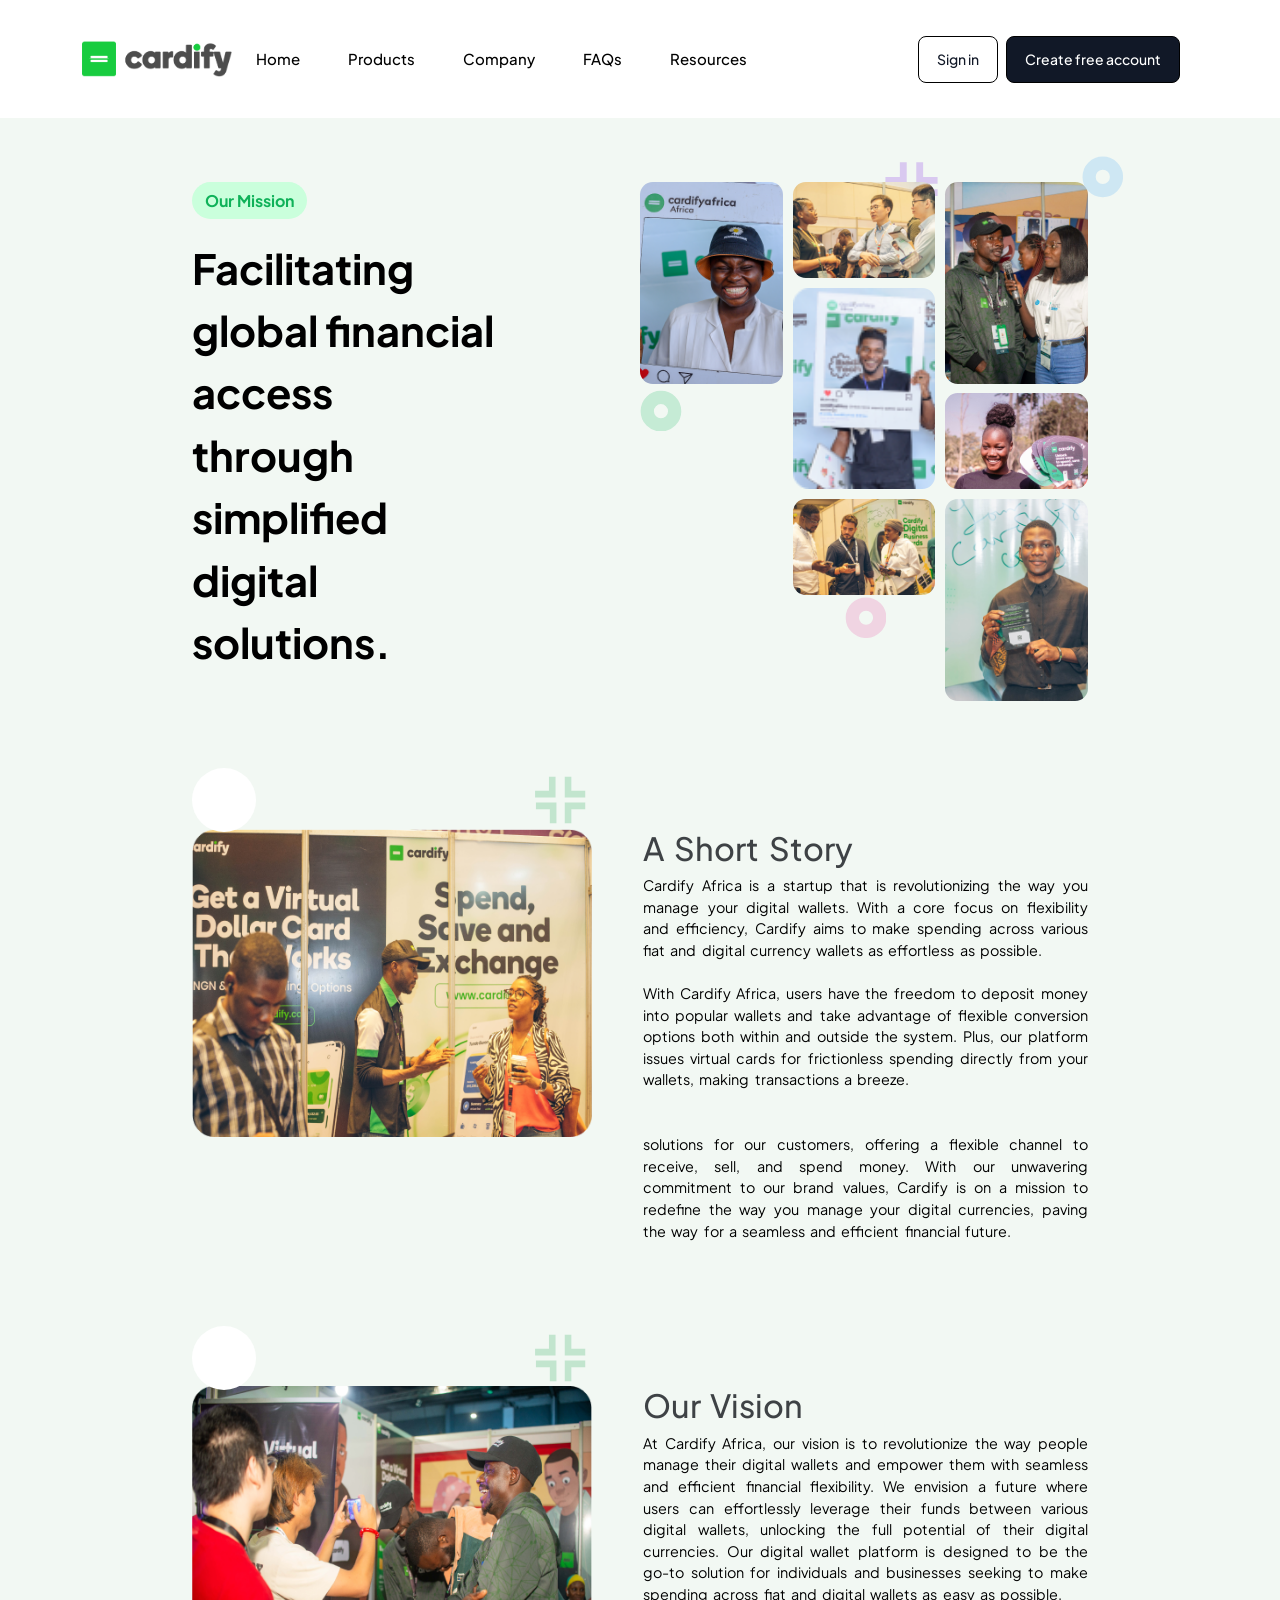
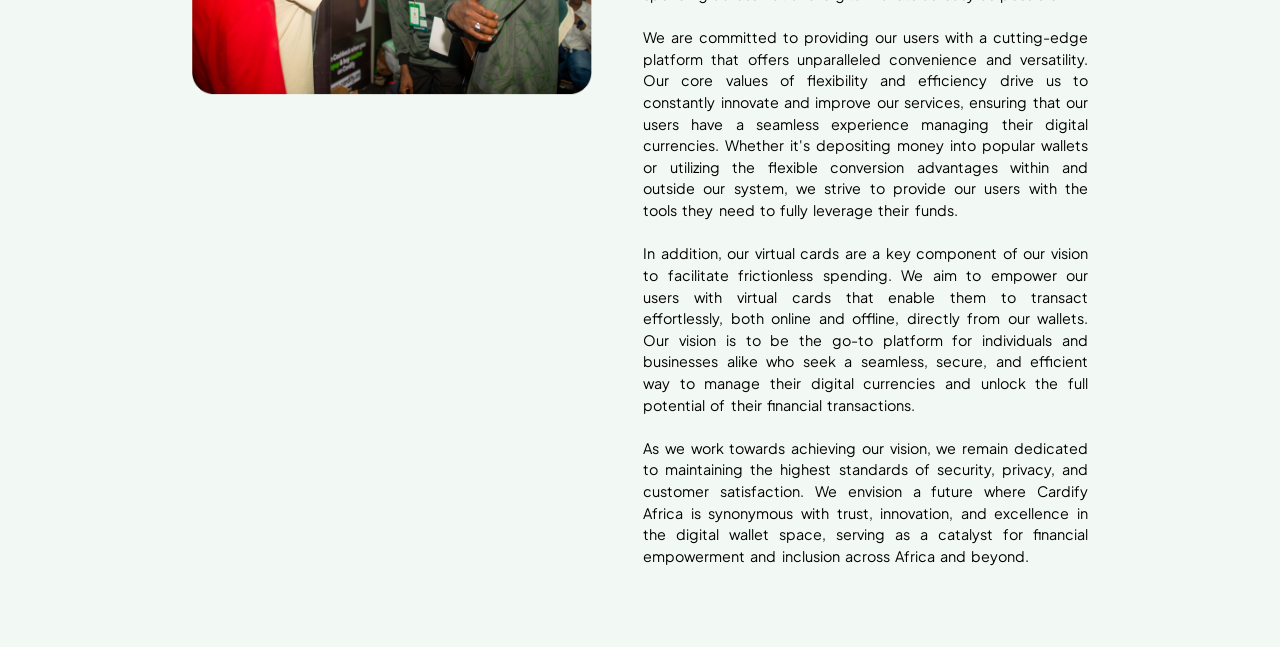
<file: about.html>
<!DOCTYPE html>
<html lang="en">

<head>
    <meta charset="UTF-8">
    <meta name="viewport" content="width=device-width, initial-scale=1.0">
    <title>About us | Cardify</title>
    <link rel="stylesheet" href="css/style.css">
    <link rel="stylesheet" href="css/globals.css">
    <link rel="stylesheet" href="css/about.css">

    <link href="https://cdn.jsdelivr.net/npm/bootstrap@5.3.0/dist/css/bootstrap.min.css" rel="stylesheet">
    <link rel="shortcut icon" href="./images/logo-icon.png" type="image/x-icon">
    <script src="https://cdn.jsdelivr.net/npm/bootstrap@5.3.0/dist/js/bootstrap.bundle.min.js"></script>
</head>

<body>
<header class="header navbar navbar-expand-lg">
    <div class="container">

        <!-- Logo -->
        <a class="navbar-brand logo" href="#">
            <img src="./image/imgi_1_CardifyLogo.png" alt="logo" class="img-fluid">
        </a>

        <!-- Mobile Toggle Button -->
        <button class="navbar-toggler" type="button" data-bs-toggle="collapse" data-bs-target="#mainNav">
            <span class="navbar-toggler-icon"></span>
        </button>

        <!-- Navigation + CTA Wrapper -->
        <div class="collapse navbar-collapse justify-content-between" id="mainNav">

            <!-- Navigation -->
            <nav class="nav">
                <ul class="navbar-nav mx-auto">
                    <li class="nav-item"><a class="nav-link" href="./index.html">Home</a></li>
                    <li class="nav-item"><a class="nav-link" href="#">Products</a></li>
                    <li class="nav-item"><a class="nav-link" href="#">Company</a></li>
                    <li class="nav-item"><a class="nav-link" href="./faq.html">FAQs</a></li>
                    <li class="nav-item"><a class="nav-link" href="#">Resources</a></li>
                </ul>
            </nav>

            <!-- CTA -->
            <div class="cta d-flex gap-2">
                <a href="#" class="btn1">Sign in</a>
                <a href="#" class="btn2">Create free account</a>
            </div>

        </div>
    </div>
</header>

    <section class="our-mission flex-x">
        <div class="our-mission-first">
            <div class="tag-text">Our Mission</div>
            <p>
                Facilitating global financial access through simplified digital solutions.
            </p>
        </div>
        <div class="our-mission-second">
            <div class="grid-underlay">
                <div class="grid-float">
                    <svg width="100%" height="100%" viewBox="0 0 75 75" fill="none" xmlns="http://www.w3.org/2000/svg">
                        <g opacity="0.2">
                            <path d="M32.8881 34.0904H8.91211V26.3204H25.1921V9.81836H32.8881V34.0904Z"
                                fill="#7913E5" />
                            <path d="M67.6674 34.0904H43.6914V9.81836H51.3874V26.3204H67.6674V34.0904Z"
                                fill="#7913E5" />
                            <path d="M33.9233 64.4302H26.2273V47.9282H9.94727V40.1582H33.9233V64.4302Z"
                                fill="#7913E5" />
                            <path d="M51.3874 64.4302H43.6914V40.1582H67.6674V47.9282H51.3874V64.4302Z"
                                fill="#7913E5" />
                        </g>
                    </svg>
                </div>
                <div class="grid-float">
                    <svg width="100%" height="100%" viewBox="0 0 39 39" fill="none" xmlns="http://www.w3.org/2000/svg">
                        <path
                            d="M19.5008 32.4059C26.5838 32.4059 32.3258 26.6639 32.3258 19.5809C32.3258 12.4978 26.5838 6.75586 19.5008 6.75586C12.4177 6.75586 6.67578 12.4978 6.67578 19.5809C6.67578 26.6639 12.4177 32.4059 19.5008 32.4059Z"
                            stroke="#2295F2" stroke-opacity="0.17" stroke-width="12.35" />
                    </svg>

                </div>
                <div class="grid-float">
                    <svg width="100%" height="100%" viewBox="0 0 43 43" fill="none" xmlns="http://www.w3.org/2000/svg">
                        <path
                            d="M21.6698 36.0426C29.4858 36.0426 35.8219 29.7065 35.8219 21.8905C35.8219 14.0744 29.4858 7.73828 21.6698 7.73828C13.8537 7.73828 7.51758 14.0744 7.51758 21.8905C7.51758 29.7065 13.8537 36.0426 21.6698 36.0426Z"
                            stroke="#10B259" stroke-opacity="0.2" stroke-width="13.6957" />
                    </svg>

                </div>
                <div class="grid-float">
                    <svg width="100%" height="100%" viewBox="0 0 43 43" fill="none" xmlns="http://www.w3.org/2000/svg">
                        <path
                            d="M21.7498 35.5719C29.5659 35.5719 35.902 29.2358 35.902 21.4198C35.902 13.6037 29.5659 7.26758 21.7498 7.26758C13.9338 7.26758 7.59766 13.6037 7.59766 21.4198C7.59766 29.2358 13.9338 35.5719 21.7498 35.5719Z"
                            stroke="#E7439C" stroke-opacity="0.2" stroke-width="13.6957" />
                    </svg>
                </div>
            </div>
            <div class="our-mission-image-grid">
                <div class="our-mission-grid-image image-1"></div>
                <div class="our-mission-grid-image image-2"></div>
                <div class="our-mission-grid-image image-3"></div>
                <div class="our-mission-grid-image image-4"></div>
                <div class="our-mission-grid-image image-5"></div>
                <div class="our-mission-grid-image image-6"></div>
                <div class="our-mission-grid-image image-7"></div>
            </div>
        </div>
    </section>

    <section class="short-story">
        <div class="short-story-item flex-x" >
            <div class="short-story-image-area">
                <img src="./images/about/imgi_24_about-us-image.png" alt="">
                <span>
                    <svg width="100%" height="99.89%" viewBox="0 0 77 76" fill="none" xmlns="http://www.w3.org/2000/svg">
                    <g opacity="0.2">
                    <path d="M33.1328 34.9602H8.50879V26.9802H25.2288V10.0322H33.1328V34.9602Z" fill="#069B40"/>
                    <path d="M68.8525 34.9602H44.2285V10.0322H52.1325V26.9802H68.8525V34.9602Z" fill="#069B40"/>
                    <path d="M34.1963 66.1204H26.2923V49.1724H9.57227V41.1924H34.1963V66.1204Z" fill="#069B40"/>
                    <path d="M52.1325 66.1204H44.2285V41.1924H68.8525V49.1724H52.1325V66.1204Z" fill="#069B40"/>
                    </g>
                    </svg>

                </span><span></span>
            </div>
            <div class="short-story-content-area">
                <h2>A Short Story</h2>
                <p>Cardify Africa is a startup that is revolutionizing the way you manage your digital wallets. With a
                    core focus on flexibility and efficiency, Cardify aims to make spending across various fiat and
                    digital currency wallets as effortless as possible.
                    <br>
                    <br>
                    With Cardify Africa, users have the freedom to deposit money into popular wallets and take advantage
                    of flexible conversion options both within and outside the system. Plus, our platform issues virtual
                    cards for frictionless spending directly from your wallets, making transactions a breeze.

                    <br>
                    <br>
                    <br>
                    solutions for our customers, offering a flexible channel to receive, sell, and spend money. With our
                    unwavering commitment to our brand values, Cardify is on a mission to redefine the way you manage
                    your digital currencies, paving the way for a seamless and efficient financial future.
                </p>
            </div>
        </div>
        <div class="short-story-item flex-x">
            <div class="short-story-image-area">
                <img src="./images/about/imgi_25_vision-image.png" alt="">
                <span>
                    <svg width="100%" height="99.89%" viewBox="0 0 77 76" fill="none" xmlns="http://www.w3.org/2000/svg">
                    <g opacity="0.2">
                    <path d="M33.1328 34.9602H8.50879V26.9802H25.2288V10.0322H33.1328V34.9602Z" fill="#069B40"/>
                    <path d="M68.8525 34.9602H44.2285V10.0322H52.1325V26.9802H68.8525V34.9602Z" fill="#069B40"/>
                    <path d="M34.1963 66.1204H26.2923V49.1724H9.57227V41.1924H34.1963V66.1204Z" fill="#069B40"/>
                    <path d="M52.1325 66.1204H44.2285V41.1924H68.8525V49.1724H52.1325V66.1204Z" fill="#069B40"/>
                    </g>
                    </svg>

                </span><span></span>
            </div>
            <div class="short-story-content-area">
                <h2>Our Vision</h2>
                <p>
                    At Cardify Africa, our vision is to revolutionize the way people manage their digital wallets and
                    empower them with seamless and efficient financial flexibility. We envision a future where users can
                    effortlessly leverage their funds between various digital wallets, unlocking the full potential of
                    their digital currencies. Our digital wallet platform is designed to be the go-to solution for
                    individuals and businesses seeking to make spending across fiat and digital wallets as easy as
                    possible.
                    <br>
                    <br>
                    We are committed to providing our users with a cutting-edge platform that offers unparalleled
                    convenience and versatility. Our core values of flexibility and efficiency drive us to constantly
                    innovate and improve our services, ensuring that our users have a seamless experience managing their
                    digital currencies. Whether it's depositing money into popular wallets or utilizing the flexible
                    conversion advantages within and outside our system, we strive to provide our users with the tools
                    they need to fully leverage their funds.

                    <br>
                    <br>
                    In addition, our virtual cards are a key component of our vision to facilitate frictionless
                    spending. We aim to empower our users with virtual cards that enable them to transact effortlessly,
                    both online and offline, directly from our wallets. Our vision is to be the go-to platform for
                    individuals and businesses alike who seek a seamless, secure, and efficient way to manage their
                    digital currencies and unlock the full potential of their financial transactions.

                    <br>
                    <br>
                    As we work towards achieving our vision, we remain dedicated to maintaining the highest standards of
                    security, privacy, and customer satisfaction. We envision a future where Cardify Africa is
                    synonymous with trust, innovation, and excellence in the digital wallet space, serving as a catalyst
                    for financial empowerment and inclusion across Africa and beyond.

                </p>
            </div>
        </div>
    </section>
</body>

</html>
</file>
<file: css/style.css>
/* Reset */
* {
  margin: 0;
  padding: 0;
  box-sizing: border-box;
  /* font-family: Inter, Arial, sans-serif; */
}


/* Body background (very important) */
body {
  /* display: flex; */
  /* justify-content: center; */
  background: #F2F8F3; /* light grey/purple tint like Cardify */
}

/* Header */
.header {
  width: 100%;
  padding: 16px 0;
  /* background: #ffffff; */
  /* border-bottom: 1px solid red; */
  display: flex;
  align-items: center;
  justify-content: space-between;
  /* position: absolute; */
}


header.header {
  padding: calc(var(--gap-s) * 0.4) var(--gap-x-s);
  /* display: none !important; */
}

/* Logo */
.logo img {
  width: 150px;
}

/* Nav */
.nav ul {
  display: flex;
  list-style: none;
  gap: 32px;
}

.nav a {
  text-decoration: none;
  color: black;
  font-size: 15px;
  font-weight: 500;
  transition: all 0.25s ease;
}

.nav a:hover {
  color: #111827; /* darker on hover */
}

/* CTA */
.cta {
  display: flex;
  align-items: center;
  gap: 12px;
  /* background-color: red; */
  font-size: 14px;
  font-weight: 500;
  padding: 10px 18px;
  border-radius: 8px;
  text-decoration: none ;
}

.btn1 {
    border: 1px solid black;
    text-decoration: none;
    padding: 12px 18px;
    border-radius: 8px;
    color: #111827;
}

.btn2 {
    border: 1px solid black;
    text-decoration: none;
    padding: 12px 18px;
    border-radius: 8px;
    color: #ffffff;
    background-color: #111827;
    font-weight: 500;
}

/* HERO-SECTION  */

/* Hero Section */
.hero {
  margin-top: 100px;
  display: flex;
  align-items: center;
  justify-content: center;
  gap: 30px;
}

/* Layout */
.hero-container {
  display: flex;
  align-items: center;
  justify-content: space-between;
  gap: 20px;
}

/* Text */
.hero-text {
    max-width: 350px;
}

/* Badge */
.badge {
  display: inline-block;
  background: #ede9fe;
  color: #7c3aed;
  padding: 6px 12px;
  font-size: 12px;
  border-radius: 20px;
  margin-bottom: 20px;
  font-weight: 600;
}

/* Heading */
.hero-text h1 {
  font-size: 3rem;
  font-weight: 550;
  line-height: 1.1;
  letter-spacing: -1.5px;
  color: #111827;
  margin-bottom: 20px;
}

.hero-text h1 span { color: #22c55e;
}

/* Paragraph */
.hero-text p {
  font-size: 14px;
  font-weight: 100;
  line-height: 1.6;
  color: black;
}

/* Buttons */
.hero-buttons {
  display: flex;
  gap: 15px;
  margin-top: 20px;
}

.hero-buttons img {
    height: 3.2rem;
    width: auto;
    cursor: pointer;

}

.store-btn {
    display: inline-block;
    /* border-radius: 8px; */
    /* overflow: hidden; */
}

.store-btn {
    border-radius: 12px;
    overflow: hidden;
}
/* Primary button
.btn.primary {
  background: #7c3aed;
  color: #fff;
} */

/* .btn.primary:hover {
  background: #6d28d9;
} */

/* Secondary button */


/* .btn.secondary:hover {
  background: #e5e7eb;
} */

/* Image */
.hero-image {
    /* border: 4px solid ; */
    flex: 1;
    text-align: right;
}
.hero-image img {
  width: 100%;
  max-width: 500px;
}

.tribe-section {
  padding: 100px 20px;
  background: #f6f7f9;
  text-align: center;
}


/* SHARED STYLES */

section.short-story,
section.our-mission {
    padding: var(--gap-s) calc(var(--gap-x-l) * 0.75);
    display: flex;
    justify-content: center;
    gap: var(--gap-m);
    background-color: var(--bg-primary);
}

section.our-mission .our-mission-first {
    display: flex;
    flex-direction: column;
    align-items: flex-start;
    flex: 1;
}

section.our-mission .our-mission-first p {
    font-size: 2.6rem;
    font-weight: bolder;
    margin-right: 0.8rem;
}

section.our-mission .our-mission-second {
    min-width: clamp(10rem, 28rem, 95vw);
    position: relative;
    min-height: 30rem;
}

section.our-mission .our-mission-second .grid-underlay {
    width: 100%;
    height: 100%;
    position: absolute;
    z-index: 0;
}

section.our-mission .our-mission-second .grid-float {
    position: absolute;
    width: 2.6rem;
    height: 2.6rem;
}

section.our-mission .our-mission-second .grid-float:nth-child(1) {
    top: -1rem;
    right: 35%;
    transform: scale(1.6);
}

section.our-mission .our-mission-second .grid-float:nth-child(2) {
    right: -2.2rem;
    top: -5%;
}

section.our-mission .our-mission-second .grid-float:nth-child(3) {
    top: 40%;
    left: 0;
}

section.our-mission .our-mission-second .grid-float:nth-child(4) {
    bottom: 12%;
    right: 45%;
}

.our-mission-second .our-mission-image-grid {
    display: grid;
    grid-template-columns: repeat(3, 1fr);
    grid-template-rows: repeat(5, 6rem);
    grid-template-areas:
    "a b c"
    "a d c"
    ". d e"
    ". f g"
    ". . g";
    grid-gap: 0.6rem;
    width: 100%;
    height: max-content;
}

.our-mission-second .our-mission-image-grid .our-mission-grid-image {
    border-radius: 0.8rem;
    background-size: cover;
    background-repeat: no-repeat;
    cursor: pointer;
    position: relative;
    transition: all .2s linear;
}

.our-mission-second .our-mission-image-grid .our-mission-grid-image:hover {
    transform: scale(1.2);
    box-shadow: 3px 3px 8px #3e3e3e7b;
    z-index: 2;
}

.our-mission-second .our-mission-image-grid:hover .our-mission-grid-image:not(:hover) {
    filter: blur(2px);
}

.our-mission-second .our-mission-image-grid .image-1 {
    grid-area: a;
    background-image: url(/images/about/imgi_15_image-1.png);
}

.our-mission-second .our-mission-image-grid .image-2 {
    grid-area: b;
    background-image: url(/images/about/imgi_16_image-2.png);
}

.our-mission-second .our-mission-image-grid .image-3 {
    grid-area: c;
    background-image: url(/images/about/imgi_17_image-3.png);
}

.our-mission-second .our-mission-image-grid .image-4 {
    grid-area: d;
    background-image: url(/images/about/imgi_18_image-4.png);
}

.our-mission-second .our-mission-image-grid .image-5 {
    grid-area: e;
    background-image: url(/images/about/imgi_19_image-5.png);
}

.our-mission-second .our-mission-image-grid .image-6 {
    grid-area: f;
    background-image: url(/images/about/imgi_20_image-6.png);
}

.our-mission-second .our-mission-image-grid .image-7 {
    grid-area: g;
    background-image: url(/images/about/imgi_21_image-7.png);
}

@media screen and (max-width: 950px) {

.cta.d-flex.gap-2 {
  justify-content: center;
  margin-top: 2rem;
}
}

@media screen and (max-width: 900px) {


.hero-buttons {
  justify-content: center;
}


  section {
    padding-left: 0.8rem;
    padding-right: 0.8rem;
  }

.hero-container { 
  flex-direction: column;
  gap: 20px;
}

.hero-text h1 {
  font-size: 2.6rem;
}
}
</file>
<file: css/globals.css>
@font-face {
    font-family: "cardify";
    src: url("/font/PlusJakartaSans-VariableFont_wght.ttf") format("truetype");
    /* font-style: normal; */
}

* {
    margin: 0;
    padding: 0;
    box-sizing: border-box;
    font-family: "cardify", "sans-serif";
    text-decoration: none;
}

:root {
    --gap-xs: 2rem;
    --gap-s: 4rem;
    --gap-m: 8rem;
    --gap-l: 16rem;
    --gap-xl: 32rem;

    --gap-x-xs: 2rem;
    --gap-x-s: 4rem;
    --gap-x-m: 8rem;
    --gap-x-l: 16rem;
    --gap-x-xl: 32rem;


    --bg-accent: #19CC3F;
    --bg-primary: #F2F8F3;
    --bg-secondary: #F2F8F3;
    --bg-tag: #CAFFDC;
    --bg-btn-primary: #122231;


    --stroke-primary: #EAEAEA;
    --stroke-accent: #9DDDB6;


    --text-primary: #000000;
    --text-accent: #0FB259;
    --text-white: #fff;
    --sub-text-primary: #3E4245;
}

html {
    font-size: 16px;
}

body {
    width: 100%;
    overflow-x: hidden !important;
}

.wrapper {
    width: 100%;
}

.tag-text {
    padding: 0.4rem 0.8rem;
    font-size: 1rem;
    color: var(--text-accent);
    background-color: var(--bg-tag);
    border-radius: 2rem;
    width: max-content;
    font-weight: bolder;
    margin-bottom: 1.1rem;
}

p {
    color: var(--text-primary);
}

@media screen and (max-width: 900px) {
    :root {
        --gap-x-xs: 1rem;
        --gap-x-s: 2rem;
        --gap-x-m: 4rem;
        --gap-x-l: 8rem;
        --gap-x-xl: 16rem;
    }
}

@media screen and (max-width: 768px) {
    html {
        font-size: 12px;
    }

    :root {
        --gap-x-xs: 0.5rem;
        --gap-x-s: 1rem;
        --gap-x-m: 2rem;
        --gap-x-l: 4rem;
        --gap-x-xl: 8rem;
    }
}

@media screen and (max-width: 576px) {
    html {
        font-size: 10px;
    }
    :root {
        --gap-x-xs: 0.25rem;
        --gap-x-s: 0.5rem;
        --gap-x-m: 1rem;
        --gap-x-l: 2rem;
        --gap-x-xl: 4rem;
    }
}

@media screen and (max-width: 900px) {

    .flex-x { 
        flex-direction: column;
        gap: 20px;
    }

    .flex-x>div {
        width: 100%;
    }
}
</file>
<file: css/about.css>
section.short-story {
    flex-direction: column;
    gap: var(--gap-m);
}

section.short-story .short-story-item {
    width: 100%;
    display: flex;
    gap: calc(var(--gap-s) * 0.8);
}

section.short-story .short-story-content-area {
    font-weight: light;
    word-spacing: 0.2rem;
    font-size: 0.9rem;
    flex: 1;
    color: var(--sub-text-primary);
    text-align: justify;
}

section.short-story .short-story-content-area h2 {
    width: 100%;
    text-align: start;
}

section.short-story .short-story-image-area {
    position: relative;
    display: flex;
    flex-direction: column;
    align-items: center;
    width: 25rem;
}

section.short-story .short-story-image-area span{
    position: absolute;
    top: -3.8rem;
    width: 4rem;
    height: 4rem;
    z-index: 0;
}

section.short-story .short-story-image-area span:first-of-type{
    right: 0;
}

section.short-story .short-story-image-area span:last-of-type{
    background-color: var(--text-white);
    border-radius: 50%;
    left: 0;
}
section.short-story .short-story-image-area img {
    position: relative;
    width: 100%;
}
</file>
